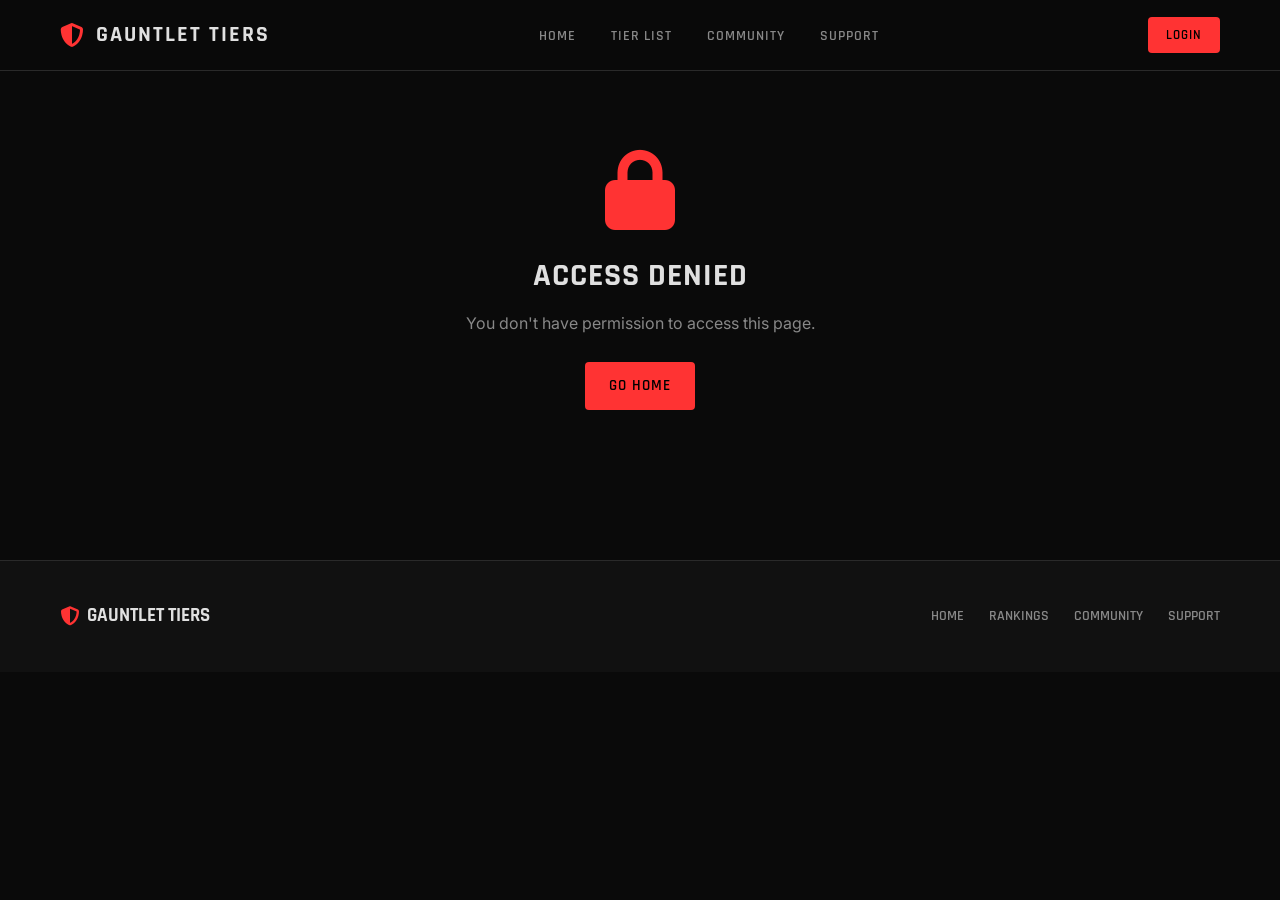
<file: pages/admin.htmL>
<!DOCTYPE html>
<html lang="en">
<head>
    <meta charset="UTF-8">
    <meta name="viewport" content="width=device-width, initial-scale=1.0">
    <title>Admin Panel - Gauntlet Tiers</title>
    <link rel="stylesheet" href="../css/style.css">
    <link href="https://fonts.googleapis.com/css2?family=Rajdhani:wght@400;500;600;700&family=Inter:wght@400;500;600&display=swap" rel="stylesheet">
    <link rel="stylesheet" href="https://cdnjs.cloudflare.com/ajax/libs/font-awesome/6.4.0/css/all.min.css">
    <style>
        .admin-container {
            padding: 100px 20px 60px;
            max-width: 1200px;
            margin: 0 auto;
        }
        
        .admin-header {
            text-align: center;
            margin-bottom: 40px;
        }
        
        .admin-header h1 {
            font-size: 2rem;
            margin-bottom: 10px;
            color: var(--gold);
        }
        
        .admin-header p {
            color: var(--text-dim);
        }
        
        .admin-grid {
            display: grid;
            grid-template-columns: 300px 1fr;
            gap: 30px;
        }
        
        .admin-sidebar {
            background: var(--bg-2);
            border: 1px solid var(--border);
            border-radius: 12px;
            padding: 25px;
            height: fit-content;
        }
        
        .admin-sidebar h3 {
            font-size: 1rem;
            margin-bottom: 20px;
            padding-bottom: 15px;
            border-bottom: 1px solid var(--border);
        }
        
        .admin-nav {
            list-style: none;
        }
        
        .admin-nav li {
            margin-bottom: 10px;
        }
        
        .admin-nav a {
            display: flex;
            align-items: center;
            gap: 10px;
            padding: 12px 15px;
            border-radius: 6px;
            color: var(--text-dim);
            transition: all 0.2s;
        }
        
        .admin-nav a:hover, .admin-nav a.active {
            background: var(--bg-3);
            color: var(--text);
        }
        
        .admin-nav a.active {
            border-left: 3px solid var(--gold);
        }
        
        .admin-content {
            background: var(--bg-2);
            border: 1px solid var(--border);
            border-radius: 12px;
            padding: 30px;
        }
        
        .admin-section {
            display: none;
        }
        
        .admin-section.active {
            display: block;
        }
        
        .admin-section h2 {
            font-size: 1.3rem;
            margin-bottom: 25px;
            padding-bottom: 15px;
            border-bottom: 1px solid var(--border);
        }
        
        .form-row {
            display: grid;
            grid-template-columns: 1fr 1fr;
            gap: 20px;
        }
        
        .checkbox-group {
            display: grid;
            grid-template-columns: repeat(3, 1fr);
            gap: 10px;
            margin-top: 10px;
        }
        
        .checkbox-item {
            display: flex;
            align-items: center;
            gap: 8px;
            padding: 10px;
            background: var(--bg-3);
            border-radius: 4px;
            cursor: pointer;
        }
        
        .checkbox-item input {
            width: auto;
        }
        
        .players-table {
            width: 100%;
            border-collapse: collapse;
        }
        
        .players-table th,
        .players-table td {
            padding: 15px;
            text-align: left;
            border-bottom: 1px solid var(--border);
        }
        
        .players-table th {
            font-family: var(--font-main);
            font-weight: 600;
            color: var(--text-dim);
            text-transform: uppercase;
            font-size: 0.85rem;
        }
        
        .players-table tr:hover {
            background: var(--bg-3);
        }
        
        .table-actions {
            display: flex;
            gap: 10px;
        }
        
        .btn-small {
            padding: 6px 12px;
            font-size: 0.75rem;
        }
        
        .btn-edit {
            background: var(--ht4);
            color: #fff;
        }
        
        .btn-delete {
            background: var(--accent);
            color: #fff;
        }
        
        .access-denied {
            text-align: center;
            padding: 150px 20px;
        }
        
        .access-denied i {
            font-size: 5rem;
            color: var(--accent);
            margin-bottom: 20px;
        }
        
        .access-denied h2 {
            font-size: 2rem;
            margin-bottom: 10px;
        }
        
        .access-denied p {
            color: var(--text-dim);
            margin-bottom: 25px;
        }
        
        @media (max-width: 768px) {
            .admin-grid {
                grid-template-columns: 1fr;
            }
            
            .form-row {
                grid-template-columns: 1fr;
            }
            
            .checkbox-group {
                grid-template-columns: repeat(2, 1fr);
            }
        }
    </style>
</head>
<body>
    <!-- Navigation -->
    <nav class="navbar">
        <div class="nav-container">
            <a href="../index.html" class="nav-logo">
                <i class="fas fa-shield-alt"></i>
                <span>GAUNTLET TIERS</span>
            </a>
            <ul class="nav-menu" id="navMenu">
                <li><a href="../index.html" class="nav-link">Home</a></li>
                <li><a href="tierlist.html" class="nav-link">Tier List</a></li>
                <li><a href="community.html" class="nav-link">Community</a></li>
                <li><a href="support.html" class="nav-link">Support</a></li>
            </ul>
            <div class="nav-user" id="navUser">
                <span class="nav-username" id="navUsername"></span>
                <a href="admin.html" class="btn btn-admin" id="navAdmin">Admin</a>
                <a href="profile.html" class="btn btn-secondary btn-nav">Profile</a>
                <button class="btn btn-nav" onclick="logout()" style="background: transparent; border: 1px solid var(--border);">Logout</button>
            </div>
            <div class="nav-user" id="navGuest">
                <a href="login.html" class="btn btn-primary btn-nav">Login</a>
            </div>
            <div class="hamburger" onclick="toggleMenu()">
                <span></span>
                <span></span>
                <span></span>
            </div>
        </div>
    </nav>

    <div id="adminContent"></div>

    <!-- Footer -->
    <footer class="footer">
        <div class="container">
            <div class="footer-content">
                <a href="../index.html" class="footer-logo">
                    <i class="fas fa-shield-alt"></i>
                    <span>GAUNTLET TIERS</span>
                </a>
                <div class="footer-links">
                    <a href="../index.html">Home</a>
                    <a href="tierlist.html">Rankings</a>
                    <a href="community.html">Community</a>
                    <a href="support.html">Support</a>
                </div>
            </div>
        </div>
    </footer>

    <script src="../js/auth.js"></script>
    <script>
        const currentUser = getCurrentUser();
        const container = document.getElementById('adminContent');
        
        // Verifica se é admin
        if (!currentUser || !isAdmin(currentUser.email)) {
            container.innerHTML = `
                <div class="access-denied">
                    <i class="fas fa-lock"></i>
                    <h2>Access Denied</h2>
                    <p>You don't have permission to access this page.</p>
                    <a href="../index.html" class="btn btn-primary">Go Home</a>
                </div>
            `;
        } else {
            container.innerHTML = `
                <div class="admin-container">
                    <div class="admin-header">
                        <h1><i class="fas fa-crown"></i> Admin Panel</h1>
                        <p>Manage players, tiers, and rankings</p>
                    </div>
                    
                    <div class="admin-grid">
                        <div class="admin-sidebar">
                            <h3>Menu</h3>
                            <ul class="admin-nav">
                                <li><a href="#" class="active" onclick="showSection('add-player')"><i class="fas fa-user-plus"></i> Add Player</a></li>
                                <li><a href="#" onclick="showSection('manage-players')"><i class="fas fa-users"></i> Manage Players</a></li>
                                <li><a href="#" onclick="showSection('stats')"><i class="fas fa-chart-line"></i> Statistics</a></li>
                            </ul>
                        </div>
                        
                        <div class="admin-content">
                            <!-- Add Player Section -->
                            <div id="add-player" class="admin-section active">
                                <h2>Add New Player to Rankings</h2>
                                <form id="addPlayerForm">
                                    <div class="form-group">
                                        <label>Minecraft Username</label>
                                        <input type="text" id="playerUsername" placeholder="Player's username" required>
                                    </div>
                                    
                                    <div class="form-row">
                                        <div class="form-group">
                                            <label>Tier</label>
                                            <select id="playerTier" required>
                                                <option value="">Select Tier</option>
                                                <option value="ht1">HT1 - High Tier 1 (Elite)</option>
                                                <option value="lt1">LT1 - Low Tier 1</option>
                                                <option value="ht2">HT2 - High Tier 2</option>
                                                <option value="lt2">LT2 - Low Tier 2</option>
                                                <option value="ht3">HT3 - High Tier 3</option>
                                                <option value="lt3">LT3 - Low Tier 3</option>
                                                <option value="ht4">HT4 - High Tier 4</option>
                                                <option value="lt4">LT4 - Low Tier 4</option>
                                                <option value="ht5">HT5 - High Tier 5</option>
                                                <option value="lt5">LT5 - Low Tier 5 (Entry)</option>
                                            </select>
                                        </div>
                                        
                                        <div class="form-group">
                                            <label>Email (optional)</label>
                                            <input type="email" id="playerEmail" placeholder="player@example.com">
                                        </div>
                                    </div>
                                    
                                    <div class="form-group">
                                        <label>Game Modes</label>
                                        <div class="checkbox-group">
                                            <label class="checkbox-item">
                                                <input type="checkbox" value="sword" class="mode-checkbox">
                                                <span>Sword</span>
                                            </label>
                                            <label class="checkbox-item">
                                                <input type="checkbox" value="axe" class="mode-checkbox">
                                                <span>Axe</span>
                                            </label>
                                            <label class="checkbox-item">
                                                <input type="checkbox" value="uhc" class="mode-checkbox">
                                                <span>UHC</span>
                                            </label>
                                            <label class="checkbox-item">
                                                <input type="checkbox" value="pot" class="mode-checkbox">
                                                <span>Pot</span>
                                            </label>
                                            <label class="checkbox-item">
                                                <input type="checkbox" value="crystal" class="mode-checkbox">
                                                <span>Crystal</span>
                                            </label>
                                            <label class="checkbox-item">
                                                <input type="checkbox" value="smp" class="mode-checkbox">
                                                <span>SMP</span>
                                            </label>
                                        </div>
                                    </div>
                                    
                                    <div class="form-row" style="margin-top: 20px;">
                                        <div class="form-group">
                                            <label>Wins</label>
                                            <input type="number" id="playerWins" value="0" min="0">
                                        </div>
                                        <div class="form-group">
                                            <label>Losses</label>
                                            <input type="number" id="playerLosses" value="0" min="0">
                                        </div>
                                    </div>
                                    
                                    <div class="form-error" id="addPlayerError"></div>
                                    
                                    <button type="submit" class="btn btn-primary" style="margin-top: 20px;">
                                        <i class="fas fa-plus"></i> Add Player
                                    </button>
                                </form>
                            </div>
                            
                            <!-- Manage Players Section -->
                            <div id="manage-players" class="admin-section">
                                <h2>Manage Players</h2>
                                <div style="overflow-x: auto;">
                                    <table class="players-table">
                                        <thead>
                                            <tr>
                                                <th>Username</th>
                                                <th>Tier</th>
                                                <th>Modes</th>
                                                <th>W/L</th>
                                                <th>Actions</th>
                                            </tr>
                                        </thead>
                                        <tbody id="playersTableBody">
                                            <!-- Populated by JS -->
                                        </tbody>
                                    </table>
                                </div>
                            </div>
                            
                            <!-- Stats Section -->
                            <div id="stats" class="admin-section">
                                <h2>Platform Statistics</h2>
                                <div class="stats-grid" style="display: grid; grid-template-columns: repeat(3, 1fr); gap: 20px;">
                                    <div class="stat-box" style="text-align: center; padding: 30px; background: var(--bg-3); border-radius: 8px;">
                                        <div class="num" id="totalPlayers" style="font-family: var(--font-main); font-size: 2.5rem; font-weight: 700; color: var(--accent);">0</div>
                                        <div class="label" style="color: var(--text-dim); text-transform: uppercase;">Total Players</div>
                                    </div>
                                    <div class="stat-box" style="text-align: center; padding: 30px; background: var(--bg-3); border-radius: 8px;">
                                        <div class="num" id="totalUsers" style="font-family: var(--font-main); font-size: 2.5rem; font-weight: 700; color: var(--accent);">0</div>
                                        <div class="label" style="color: var(--text-dim); text-transform: uppercase;">Registered Users</div>
                                    </div>
                                    <div class="stat-box" style="text-align: center; padding: 30px; background: var(--bg-3); border-radius: 8px;">
                                        <div class="num" id="ht1Count" style="font-family: var(--font-main); font-size: 2.5rem; font-weight: 700; color: var(--ht1);">0</div>
                                        <div class="label" style="color: var(--text-dim); text-transform: uppercase;">HT1 Players</div>
                                    </div>
                                </div>
                            </div>
                        </div>
                    </div>
                </div>
            `;
            
            // Inicializa funcionalidades do admin
            initAdmin();
        }
        
        function showSection(sectionId) {
            document.querySelectorAll('.admin-section').forEach(s => s.classList.remove('active'));
            document.querySelectorAll('.admin-nav a').forEach(a => a.classList.remove('active'));
            
            document.getElementById(sectionId).classList.add('active');
            event.target.classList.add('active');
            
            if (sectionId === 'manage-players') {
                renderPlayersTable();
            } else if (sectionId === 'stats') {
                updateStats();
            }
        }
        
        function initAdmin() {
            // Form de adicionar player
            document.getElementById('addPlayerForm').addEventListener('submit', function(e) {
                e.preventDefault();
                
                const username = document.getElementById('playerUsername').value;
                const tier = document.getElementById('playerTier').value;
                const email = document.getElementById('playerEmail').value;
                const wins = parseInt(document.getElementById('playerWins').value) || 0;
                const losses = parseInt(document.getElementById('playerLosses').value) || 0;
                
                const modes = [];
                document.querySelectorAll('.mode-checkbox:checked').forEach(cb => {
                    modes.push(cb.value);
                });
                
                const result = addPlayer({
                    username,
                    tier,
                    email: email || null,
                    modes,
                    wins,
                    losses
                });
                
                if (result.success) {
                    alert('Player added successfully!');
                    this.reset();
                    document.getElementById('addPlayerError').textContent = '';
                } else {
                    document.getElementById('addPlayerError').textContent = result.message;
                }
            });
        }
        
        function renderPlayersTable() {
            const players = getPlayers();
            const tbody = document.getElementById('playersTableBody');
            
            tbody.innerHTML = players.map(p => {
                const tierData = getTierData(p.tier);
                return `
                    <tr>
                        <td><strong>${p.username}</strong></td>
                        <td><span class="tier-badge ${tierData.class}">${tierData.name}</span></td>
                        <td>${p.modes ? p.modes.map(m => m.charAt(0).toUpperCase() + m.slice(1)).join(', ') : '-'}</td>
                        <td>${p.wins || 0}/${p.losses || 0}</td>
                        <td class="table-actions">
                            <button class="btn btn-small btn-edit" onclick="editPlayer('${p.username}')">
                                <i class="fas fa-edit"></i>
                            </button>
                            <button class="btn btn-small btn-delete" onclick="deletePlayer('${p.username}')">
                                <i class="fas fa-trash"></i>
                            </button>
                        </td>
                    </tr>
                `;
            }).join('');
        }
        
        function updateStats() {
            const players = getPlayers();
            const users = JSON.parse(localStorage.getItem('users') || '[]');
            
            document.getElementById('totalPlayers').textContent = players.length;
            document.getElementById('totalUsers').textContent = users.length;
            document.getElementById('ht1Count').textContent = players.filter(p => p.tier === 'ht1').length;
        }
        
        function deletePlayer(username) {
            if (confirm(`Are you sure you want to remove ${username} from the rankings?`)) {
                const result = removePlayer(username);
                if (result.success) {
                    renderPlayersTable();
                    updateStats();
                }
            }
        }
        
        function editPlayer(username) {
            const players = getPlayers();
            const player = players.find(p => p.username === username);
            if (!player) return;
            
            const newTier = prompt(`Current tier: ${player.tier}\nEnter new tier (ht1, lt1, ht2, lt2, ht3, lt3, ht4, lt4, ht5, lt5):`, player.tier);
            if (newTier && ['ht1','lt1','ht2','lt2','ht3','lt3','ht4','lt4','ht5','lt5'].includes(newTier)) {
                player.tier = newTier;
                localStorage.setItem('players', JSON.stringify(players));
                renderPlayersTable
                updateStats();
            }
        }
    </script>
</body>
</html>
</file>
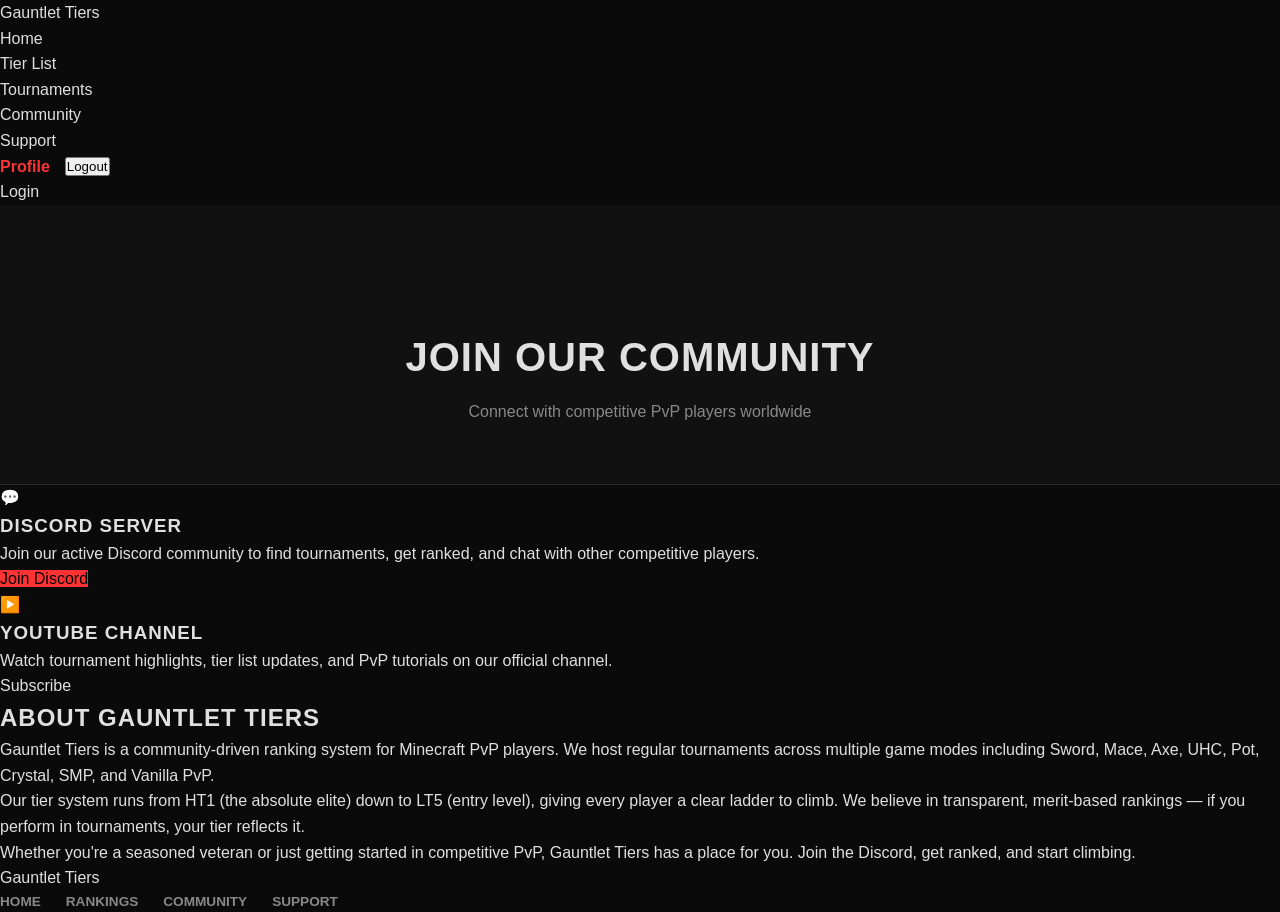
<file: pages/community.html>
<!DOCTYPE html>
<html lang="en">
<head>
  <meta charset="UTF-8" />
  <meta name="viewport" content="width=device-width, initial-scale=1.0" />
  <title>Community — Gauntlet Tiers</title>
  <link rel="stylesheet" href="../css/style.css" />
</head>
<body>

<nav>
  <a href="../index.html" class="nav-brand">Gauntlet<span> Tiers</span></a>
  <ul class="nav-links">
    <li><a href="../index.html">Home</a></li>
    <li><a href="tierlist.html">Tier List</a></li>
    <li><a href="tournaments.html">Tournaments</a></li>
    <li><a href="community.html" class="active">Community</a></li>
    <li><a href="support.html">Support</a></li>
  </ul>
  <div class="nav-auth">
    <div class="nav-user">
      <a href="admin.html" class="btn-ghost nav-admin" style="display:none;">Admin</a>
      <a href="profile.html" class="btn-ghost"><span class="nav-username">Profile</span></a>
      <button class="btn-danger logout-btn">Logout</button>
    </div>
    <div class="nav-login">
      <a href="login.html" class="btn-ghost">Login</a>
    </div>
  </div>
</nav>

<main>
  <div class="page-header">
    <h1>Join Our Community</h1>
    <p>Connect with competitive PvP players worldwide</p>
  </div>

  <div class="community-page">

    <div class="community-cards">

      <div class="community-card">
        <span class="community-card-icon">💬</span>
        <h3>Discord Server</h3>
        <p>Join our active Discord community to find tournaments, get ranked, and chat with other competitive players.</p>
        <a href="https://discord.gg/GcqFCAnBjm" target="_blank" class="btn-primary">Join Discord</a>
      </div>

      <div class="community-card">
        <span class="community-card-icon">▶️</span>
        <h3>YouTube Channel</h3>
        <p>Watch tournament highlights, tier list updates, and PvP tutorials on our official channel.</p>
        <a href="https://www.youtube.com/channel/UChjwpR7k21YanJCuNp6X8vA" target="_blank" class="btn-ghost">Subscribe</a>
      </div>

    </div>

    <div class="about-section">
      <h2>About Gauntlet Tiers</h2>
      <p>Gauntlet Tiers is a community-driven ranking system for Minecraft PvP players. We host regular tournaments across multiple game modes including Sword, Mace, Axe, UHC, Pot, Crystal, SMP, and Vanilla PvP.</p>
      <p>Our tier system runs from HT1 (the absolute elite) down to LT5 (entry level), giving every player a clear ladder to climb. We believe in transparent, merit-based rankings — if you perform in tournaments, your tier reflects it.</p>
      <p>Whether you're a seasoned veteran or just getting started in competitive PvP, Gauntlet Tiers has a place for you. Join the Discord, get ranked, and start climbing.</p>
    </div>

  </div>
</main>

<footer>
  <a href="../index.html" class="footer-brand">Gauntlet Tiers</a>
  <div class="footer-links">
    <a href="../index.html">Home</a>
    <a href="tierlist.html">Rankings</a>
    <a href="community.html">Community</a>
    <a href="support.html">Support</a>
  </div>
</footer>

<script src="../js/auth.js"></script>
</body>
</html>
</file>
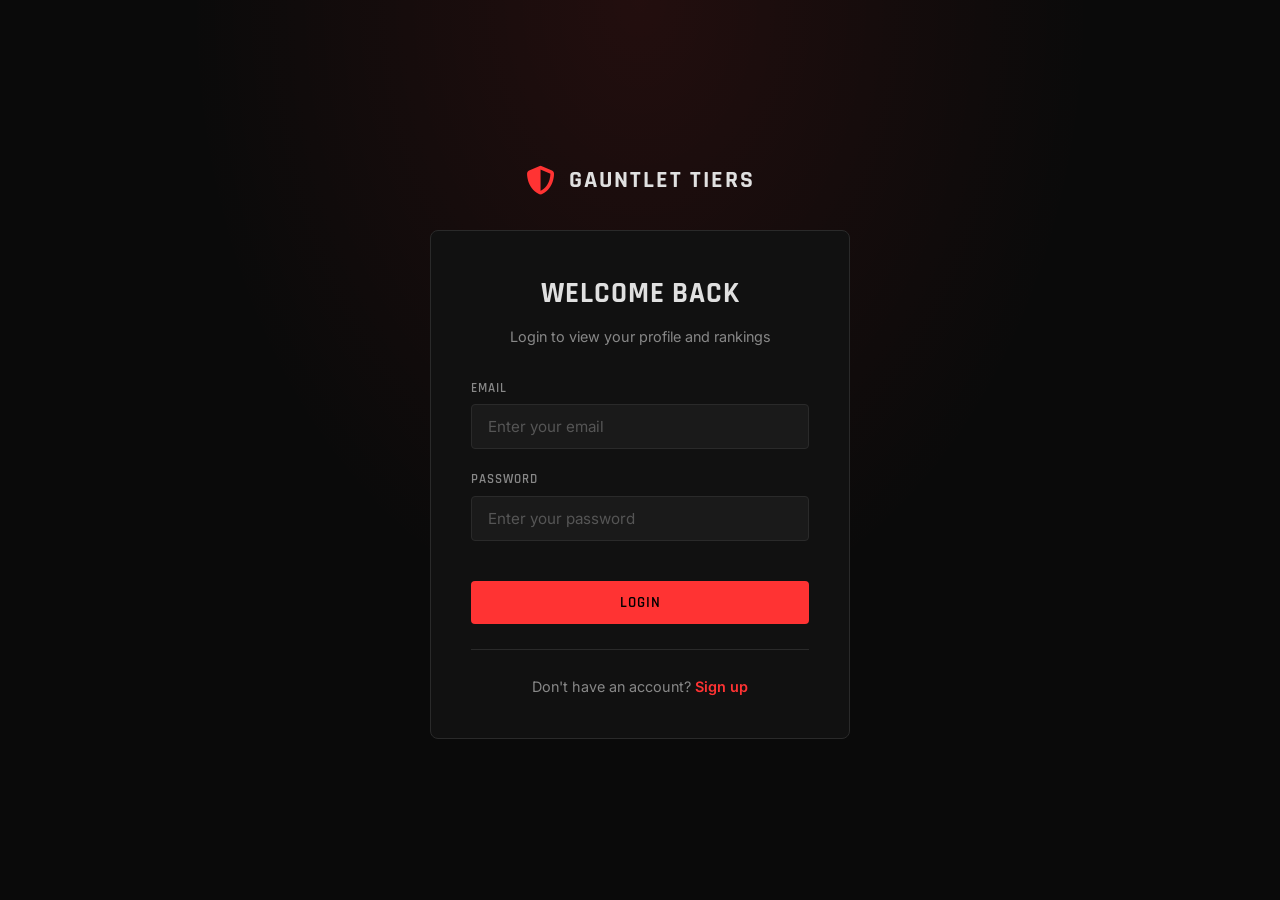
<file: pages/login.html>
<!DOCTYPE html>
<html lang="en">
<head>
    <meta charset="UTF-8">
    <meta name="viewport" content="width=device-width, initial-scale=1.0">
    <title>Login - Gauntlet Tiers</title>
    <link rel="stylesheet" href="../css/style.css">
    <link rel="stylesheet" href="../css/auth.css">
    <link href="https://fonts.googleapis.com/css2?family=Rajdhani:wght@400;500;600;700&family=Inter:wght@400;500;600&display=swap" rel="stylesheet">
    <link rel="stylesheet" href="https://cdnjs.cloudflare.com/ajax/libs/font-awesome/6.4.0/css/all.min.css">
</head>
<body>
    <div class="auth-page">
        <div class="auth-container">
            <a href="../index.html" class="auth-logo">
                <i class="fas fa-shield-alt"></i>
                <span>GAUNTLET TIERS</span>
            </a>
            
            <div class="form-box">
                <div class="form-header">
                    <h2>Welcome Back</h2>
                    <p>Login to view your profile and rankings</p>
                </div>
                
                <form id="loginForm">
                    <div class="form-group">
                        <label for="email">Email</label>
                        <input type="email" id="email" placeholder="Enter your email" required>
                    </div>
                    
                    <div class="form-group">
                        <label for="password">Password</label>
                        <input type="password" id="password" placeholder="Enter your password" required>
                    </div>
                    
                    <div class="form-error" id="loginError"></div>
                    
                    <button type="submit" class="btn btn-primary btn-full">Login</button>
                </form>
                
                <div class="form-footer">
                    Don't have an account? <a href="signup.html">Sign up</a>
                </div>
            </div>
        </div>
    </div>

    <script src="../js/auth.js"></script>
    <script>
        document.getElementById('loginForm').addEventListener('submit', function(e) {
            e.preventDefault();
            const email = document.getElementById('email').value;
            const password = document.getElementById('password').value;
            const errorDiv = document.getElementById('loginError');
            
            const result = login(email, password);
            
            if (result.success) {
                window.location.href = '../index.html';
            } else {
                errorDiv.textContent = result.message;
            }
        });
    </script>
</body>
</html>
</file>
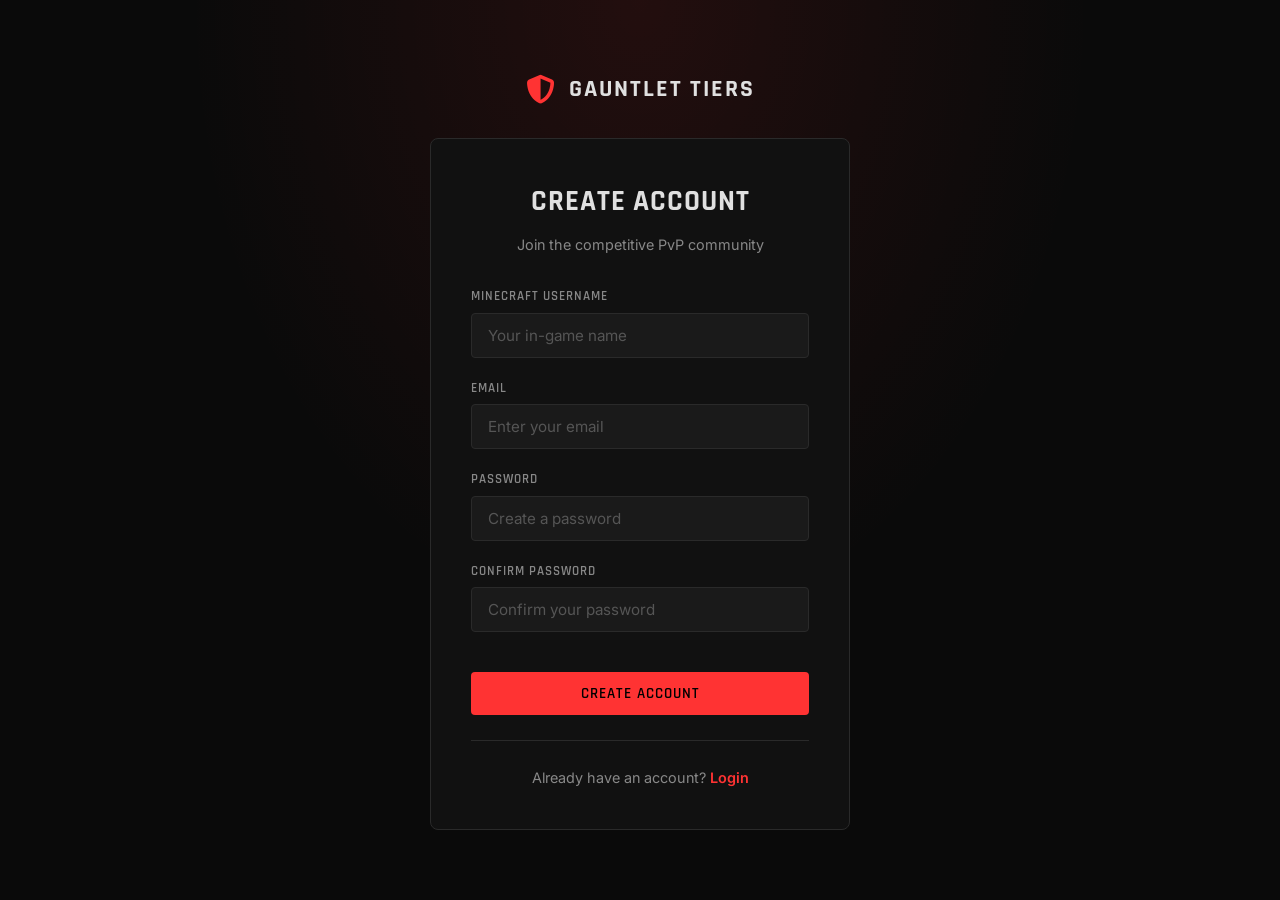
<file: pages/signup.html>
<!DOCTYPE html>
<html lang="en">
<head>
    <meta charset="UTF-8">
    <meta name="viewport" content="width=device-width, initial-scale=1.0">
    <title>Sign Up - Gauntlet Tiers</title>
    <link rel="stylesheet" href="../css/style.css">
    <link rel="stylesheet" href="../css/auth.css">
    <link href="https://fonts.googleapis.com/css2?family=Rajdhani:wght@400;500;600;700&family=Inter:wght@400;500;600&display=swap" rel="stylesheet">
    <link rel="stylesheet" href="https://cdnjs.cloudflare.com/ajax/libs/font-awesome/6.4.0/css/all.min.css">
</head>
<body>
    <div class="auth-page">
        <div class="auth-container">
            <a href="../index.html" class="auth-logo">
                <i class="fas fa-shield-alt"></i>
                <span>GAUNTLET TIERS</span>
            </a>
            
            <div class="form-box">
                <div class="form-header">
                    <h2>Create Account</h2>
                    <p>Join the competitive PvP community</p>
                </div>
                
                <form id="signupForm">
                    <div class="form-group">
                        <label for="username">Minecraft Username</label>
                        <input type="text" id="username" placeholder="Your in-game name" required>
                    </div>
                    
                    <div class="form-group">
                        <label for="email">Email</label>
                        <input type="email" id="email" placeholder="Enter your email" required>
                    </div>
                    
                    <div class="form-group">
                        <label for="password">Password</label>
                        <input type="password" id="password" placeholder="Create a password" required minlength="6">
                    </div>
                    
                    <div class="form-group">
                        <label for="confirmPassword">Confirm Password</label>
                        <input type="password" id="confirmPassword" placeholder="Confirm your password" required>
                    </div>
                    
                    <div class="form-error" id="signupError"></div>
                    
                    <button type="submit" class="btn btn-primary btn-full">Create Account</button>
                </form>
                
                <div class="form-footer">
                    Already have an account? <a href="login.html">Login</a>
                </div>
            </div>
        </div>
    </div>

    <script src="../js/auth.js"></script>
    <script>
        document.getElementById('signupForm').addEventListener('submit', function(e) {
            e.preventDefault();
            const username = document.getElementById('username').value;
            const email = document.getElementById('email').value;
            const password = document.getElementById('password').value;
            const confirmPassword = document.getElementById('confirmPassword').value;
            const errorDiv = document.getElementById('signupError');
            
            if (password !== confirmPassword) {
                errorDiv.textContent = 'Passwords do not match';
                return;
            }
            
            const result = signup(username, email, password);
            
            if (result.success) {
                window.location.href = '../index.html';
            } else {
                errorDiv.textContent = result.message;
            }
        });
    </script>
</body>
</html>
</file>
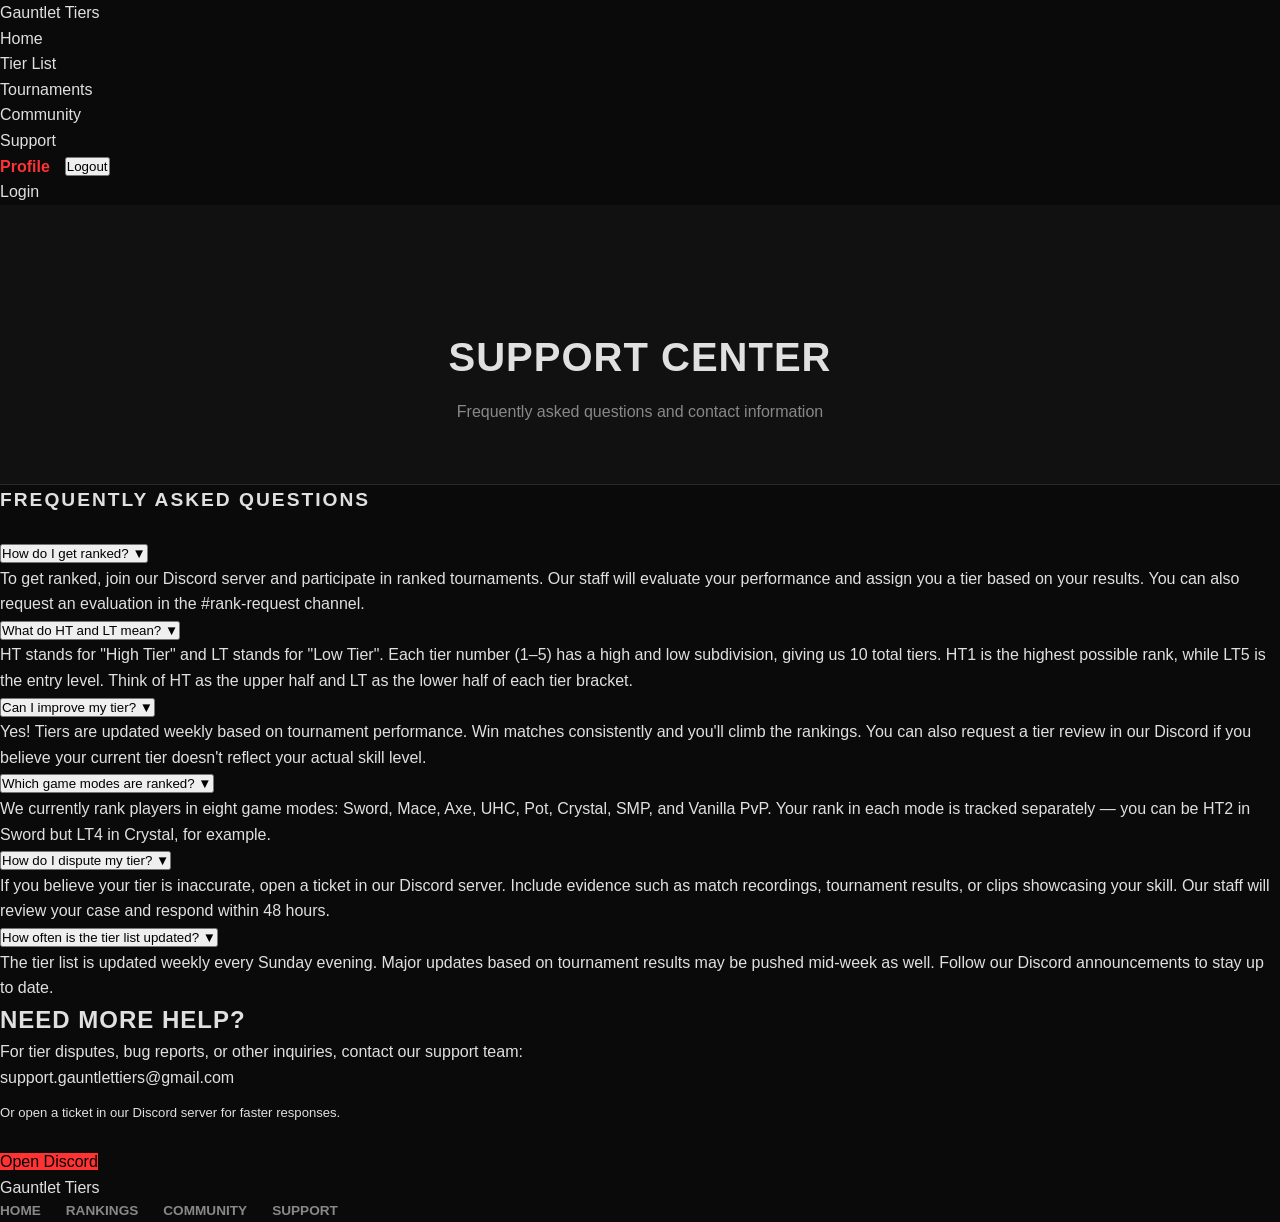
<file: pages/support.html>
<!DOCTYPE html>
<html lang="en">
<head>
  <meta charset="UTF-8" />
  <meta name="viewport" content="width=device-width, initial-scale=1.0" />
  <title>Support — Gauntlet Tiers</title>
  <link rel="stylesheet" href="../css/style.css" />
</head>
<body>

<nav>
  <a href="../index.html" class="nav-brand">Gauntlet<span> Tiers</span></a>
  <ul class="nav-links">
    <li><a href="../index.html">Home</a></li>
    <li><a href="tierlist.html">Tier List</a></li>
    <li><a href="tournaments.html">Tournaments</a></li>
    <li><a href="community.html">Community</a></li>
    <li><a href="support.html" class="active">Support</a></li>
  </ul>
  <div class="nav-auth">
    <div class="nav-user">
      <a href="admin.html" class="btn-ghost nav-admin" style="display:none;">Admin</a>
      <a href="profile.html" class="btn-ghost"><span class="nav-username">Profile</span></a>
      <button class="btn-danger logout-btn">Logout</button>
    </div>
    <div class="nav-login">
      <a href="login.html" class="btn-ghost">Login</a>
    </div>
  </div>
</nav>

<main>
  <div class="page-header">
    <h1>Support Center</h1>
    <p>Frequently asked questions and contact information</p>
  </div>

  <div class="support-page">

    <div class="section-header" style="text-align:left;margin-bottom:1.5rem;">
      <h2 style="font-family:'Rajdhani',sans-serif;font-size:1.2rem;font-weight:700;text-transform:uppercase;letter-spacing:2px;">Frequently Asked Questions</h2>
    </div>

    <div class="faq-list">

      <div class="faq-item">
        <button class="faq-question">
          How do I get ranked?
          <span class="arrow">▼</span>
        </button>
        <div class="faq-answer">
          To get ranked, join our Discord server and participate in ranked tournaments. Our staff will evaluate your performance and assign you a tier based on your results. You can also request an evaluation in the #rank-request channel.
        </div>
      </div>

      <div class="faq-item">
        <button class="faq-question">
          What do HT and LT mean?
          <span class="arrow">▼</span>
        </button>
        <div class="faq-answer">
          HT stands for "High Tier" and LT stands for "Low Tier". Each tier number (1–5) has a high and low subdivision, giving us 10 total tiers. HT1 is the highest possible rank, while LT5 is the entry level. Think of HT as the upper half and LT as the lower half of each tier bracket.
        </div>
      </div>

      <div class="faq-item">
        <button class="faq-question">
          Can I improve my tier?
          <span class="arrow">▼</span>
        </button>
        <div class="faq-answer">
          Yes! Tiers are updated weekly based on tournament performance. Win matches consistently and you'll climb the rankings. You can also request a tier review in our Discord if you believe your current tier doesn't reflect your actual skill level.
        </div>
      </div>

      <div class="faq-item">
        <button class="faq-question">
          Which game modes are ranked?
          <span class="arrow">▼</span>
        </button>
        <div class="faq-answer">
          We currently rank players in eight game modes: Sword, Mace, Axe, UHC, Pot, Crystal, SMP, and Vanilla PvP. Your rank in each mode is tracked separately — you can be HT2 in Sword but LT4 in Crystal, for example.
        </div>
      </div>

      <div class="faq-item">
        <button class="faq-question">
          How do I dispute my tier?
          <span class="arrow">▼</span>
        </button>
        <div class="faq-answer">
          If you believe your tier is inaccurate, open a ticket in our Discord server. Include evidence such as match recordings, tournament results, or clips showcasing your skill. Our staff will review your case and respond within 48 hours.
        </div>
      </div>

      <div class="faq-item">
        <button class="faq-question">
          How often is the tier list updated?
          <span class="arrow">▼</span>
        </button>
        <div class="faq-answer">
          The tier list is updated weekly every Sunday evening. Major updates based on tournament results may be pushed mid-week as well. Follow our Discord announcements to stay up to date.
        </div>
      </div>

    </div>

    <div class="contact-card">
      <h2>Need More Help?</h2>
      <p>For tier disputes, bug reports, or other inquiries, contact our support team:</p>
      <p class="contact-email">support.gauntlettiers@gmail.com</p>
      <p style="color:var(--text-muted);font-size:0.82rem;margin-top:0.75rem;">Or open a ticket in our Discord server for faster responses.</p>
      <br />
      <a href="https://discord.gg/GcqFCAnBjm" target="_blank" class="btn-primary">Open Discord</a>
    </div>

  </div>
</main>

<footer>
  <a href="../index.html" class="footer-brand">Gauntlet Tiers</a>
  <div class="footer-links">
    <a href="../index.html">Home</a>
    <a href="tierlist.html">Rankings</a>
    <a href="community.html">Community</a>
    <a href="support.html">Support</a>
  </div>
</footer>

<script src="../js/auth.js"></script>
<script>
  // FAQ accordion
  document.querySelectorAll('.faq-question').forEach(btn => {
    btn.addEventListener('click', () => {
      const answer = btn.nextElementSibling;
      const isOpen = btn.classList.contains('open');

      // Close all
      document.querySelectorAll('.faq-question').forEach(b => b.classList.remove('open'));
      document.querySelectorAll('.faq-answer').forEach(a => a.classList.remove('open'));

      // Toggle clicked
      if (!isOpen) {
        btn.classList.add('open');
        answer.classList.add('open');
      }
    });
  });
</script>
</body>
</html>
</file>
<file: css/style.css>
/* css/style.css */
:root {
    --bg: #0a0a0a;
    --bg-2: #111;
    --bg-3: #1a1a1a;
    --bg-card: #1f1f1f;
    --border: #2a2a2a;
    
    --text: #e0e0e0;
    --text-dim: #888;
    --text-dark: #555;
    
    --accent: #ff3333;
    --accent-hover: #ff5555;
    --gold: #ffd700;
    
    --ht1: #dc2626;
    --lt1: #ef4444;
    --ht2: #ea580c;
    --lt2: #f97316;
    --ht3: #ca8a04;
    --lt3: #eab308;
    --ht4: #2563eb;
    --lt4: #3b82f6;
    --ht5: #525252;
    --lt5: #737373;
    
    --font-main: 'Rajdhani', sans-serif;
    --font-body: 'Inter', sans-serif;
}

* {
    margin: 0;
    padding: 0;
    box-sizing: border-box;
}

html {
    scroll-behavior: smooth;
}

body {
    font-family: var(--font-body);
    background: var(--bg);
    color: var(--text);
    line-height: 1.6;
    min-height: 100vh;
}

a {
    text-decoration: none;
    color: inherit;
}

h1, h2, h3, h4 {
    font-family: var(--font-main);
    font-weight: 700;
    text-transform: uppercase;
    letter-spacing: 1px;
}

.container {
    max-width: 1200px;
    margin: 0 auto;
    padding: 0 20px;
}

/* Buttons */
.btn {
    display: inline-flex;
    align-items: center;
    justify-content: center;
    gap: 8px;
    padding: 12px 24px;
    font-family: var(--font-main);
    font-weight: 600;
    font-size: 0.95rem;
    text-transform: uppercase;
    letter-spacing: 1px;
    border: none;
    cursor: pointer;
    transition: all 0.2s;
    border-radius: 4px;
}

.btn-primary {
    background: var(--accent);
    color: #000;
}

.btn-primary:hover {
    background: var(--accent-hover);
    transform: translateY(-2px);
}

.btn-secondary {
    background: transparent;
    color: var(--text);
    border: 2px solid var(--border);
}

.btn-secondary:hover {
    border-color: var(--accent);
    color: var(--accent);
}

.btn-full {
    width: 100%;
}

/* Navigation */
.navbar {
    position: fixed;
    top: 0;
    left: 0;
    right: 0;
    z-index: 1000;
    background: rgba(10, 10, 10, 0.95);
    backdrop-filter: blur(10px);
    border-bottom: 1px solid var(--border);
}

.nav-container {
    max-width: 1200px;
    margin: 0 auto;
    padding: 0 20px;
    display: flex;
    justify-content: space-between;
    align-items: center;
    height: 70px;
}

.nav-logo {
    display: flex;
    align-items: center;
    gap: 10px;
    font-family: var(--font-main);
    font-size: 1.4rem;
    font-weight: 700;
    letter-spacing: 2px;
}

.nav-logo i {
    color: var(--accent);
    font-size: 1.5rem;
}

.nav-menu {
    display: flex;
    gap: 35px;
    list-style: none;
}

.nav-link {
    font-family: var(--font-main);
    font-weight: 600;
    font-size: 0.9rem;
    text-transform: uppercase;
    letter-spacing: 1px;
    color: var(--text-dim);
    transition: color 0.2s;
    position: relative;
}

.nav-link:hover,
.nav-link.active {
    color: var(--accent);
}

.nav-user {
    display: flex;
    align-items: center;
    gap: 15px;
}

.nav-username {
    font-family: var(--font-main);
    font-weight: 600;
    color: var(--accent);
}

.btn-nav {
    padding: 8px 18px;
    font-size: 0.8rem;
}

.btn-admin {
    background: var(--gold);
    color: #000;
    padding: 8px 16px;
    font-size: 0.8rem;
}

.hamburger {
    display: none;
    flex-direction: column;
    gap: 5px;
    cursor: pointer;
}

.hamburger span {
    width: 25px;
    height: 2px;
    background: var(--text);
}

.hidden {
    display: none !important;
}

/* Forms */
.form-container {
    max-width: 400px;
    margin: 0 auto;
    padding: 40px 20px;
}

.form-box {
    background: var(--bg-2);
    border: 1px solid var(--border);
    border-radius: 8px;
    padding: 40px;
}

.form-header {
    text-align: center;
    margin-bottom: 30px;
}

.form-header h2 {
    font-size: 1.8rem;
    margin-bottom: 8px;
}

.form-header p {
    color: var(--text-dim);
    font-size: 0.9rem;
}

.form-group {
    margin-bottom: 20px;
}

.form-group label {
    display: block;
    font-family: var(--font-main);
    font-weight: 600;
    font-size: 0.8rem;
    text-transform: uppercase;
    letter-spacing: 1px;
    color: var(--text-dim);
    margin-bottom: 6px;
}

.form-group input,
.form-group select {
    width: 100%;
    padding: 12px 16px;
    background: var(--bg-3);
    border: 1px solid var(--border);
    border-radius: 4px;
    color: var(--text);
    font-family: var(--font-body);
    font-size: 0.95rem;
    outline: none;
    transition: border-color 0.2s;
}

.form-group input:focus,
.form-group select:focus {
    border-color: var(--accent);
}

.form-group input::placeholder {
    color: var(--text-dark);
}

.form-error {
    color: var(--accent);
    font-size: 0.85rem;
    margin-top: 8px;
    min-height: 20px;
}

.form-footer {
    text-align: center;
    margin-top: 25px;
    padding-top: 25px;
    border-top: 1px solid var(--border);
    color: var(--text-dim);
    font-size: 0.9rem;
}

.form-footer a {
    color: var(--accent);
    font-weight: 600;
}

.form-footer a:hover {
    text-decoration: underline;
}

/* Page Header */
.page-header {
    padding: 120px 0 60px;
    text-align: center;
    background: var(--bg-2);
    border-bottom: 1px solid var(--border);
}

.page-header h1 {
    font-size: 2.5rem;
    margin-bottom: 10px;
}

.page-header p {
    color: var(--text-dim);
}

/* Tier Badges */
.tier-badge {
    display: inline-block;
    padding: 4px 12px;
    border-radius: 4px;
    font-family: var(--font-main);
    font-weight: 700;
    font-size: 0.8rem;
    text-transform: uppercase;
}

.tier-ht1 { background: var(--ht1); color: #fff; }
.tier-lt1 { background: var(--lt1); color: #fff; }
.tier-ht2 { background: var(--ht2); color: #fff; }
.tier-lt2 { background: var(--lt2); color: #000; }
.tier-ht3 { background: var(--ht3); color: #000; }
.tier-lt3 { background: var(--lt3); color: #000; }
.tier-ht4 { background: var(--ht4); color: #fff; }
.tier-lt4 { background: var(--lt4); color: #fff; }
.tier-ht5 { background: var(--ht5); color: #fff; }
.tier-lt5 { background: var(--lt5); color: #000; }

/* Footer */
.footer {
    background: var(--bg-2);
    border-top: 1px solid var(--border);
    padding: 40px 0;
    margin-top: auto;
}

.footer-content {
    display: flex;
    justify-content: space-between;
    align-items: center;
}

.footer-logo {
    display: flex;
    align-items: center;
    gap: 8px;
    font-family: var(--font-main);
    font-weight: 700;
    font-size: 1.2rem;
}

.footer-logo i {
    color: var(--accent);
}

.footer-links {
    display: flex;
    gap: 25px;
}

.footer-links a {
    font-family: var(--font-main);
    font-weight: 600;
    font-size: 0.85rem;
    text-transform: uppercase;
    color: var(--text-dim);
    transition: color 0.2s;
}

.footer-links a:hover {
    color: var(--accent);
}

/* Responsive */
@media (max-width: 768px) {
    .hamburger {
        display: flex;
    }
    
    .nav-menu {
        position: fixed;
        top: 70px;
        left: 0;
        right: 0;
        background: var(--bg-2);
        flex-direction: column;
        padding: 20px;
        gap: 20px;
        transform: translateY(-100%);
        opacity: 0;
        visibility: hidden;
        transition: all 0.3s;
        border-bottom: 1px solid var(--border);
    }
    
    .nav-menu.active {
        transform: translateY(0);
        opacity: 1;
        visibility: visible;
    }
    
    .nav-user {
        display: none;
    }
    
    .footer-content {
        flex-direction: column;
        gap: 20px;
        text-align: center;
    }
    
    .form-box {
        padding: 30px 20px;
    }
}

/* Scrollbar */
::-webkit-scrollbar {
    width: 8px;
}

::-webkit-scrollbar-track {
    background: var(--bg);
}

::-webkit-scrollbar-thumb {
    background: #333;
    border-radius: 4px;
}

::-webkit-scrollbar-thumb:hover {
    background: var(--accent);
}
</file>
<file: css/auth.css>
/* css/auth.css */
.auth-page {
    min-height: 100vh;
    display: flex;
    align-items: center;
    justify-content: center;
    padding: 20px;
    background: 
        radial-gradient(ellipse at 50% 0%, rgba(255, 51, 51, 0.1) 0%, transparent 50%),
        var(--bg);
}

.auth-container {
    width: 100%;
    max-width: 420px;
}

.auth-logo {
    display: flex;
    align-items: center;
    justify-content: center;
    gap: 12px;
    font-family: var(--font-main);
    font-size: 1.5rem;
    font-weight: 700;
    letter-spacing: 2px;
    margin-bottom: 30px;
    color: var(--text);
}

.auth-logo i {
    color: var(--accent);
    font-size: 1.8rem;
}

.auth-logo:hover {
    color: var(--accent);
}
</file>
